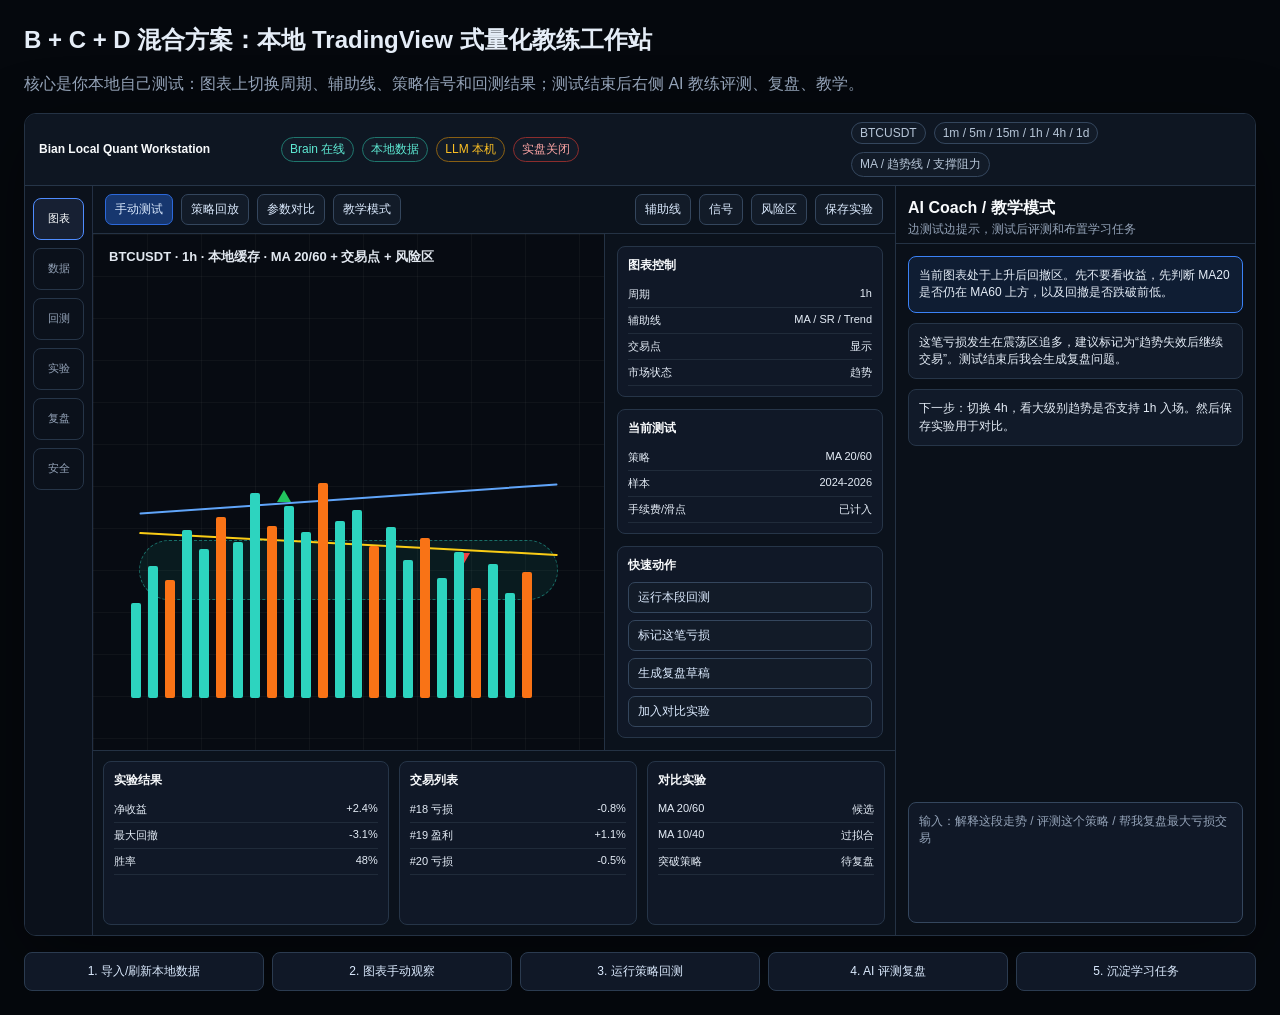
<file: docs/ui-reference-bcd-hybrid.html>
<!doctype html>
<html lang="zh-CN">
<head>
  <meta charset="utf-8">
  <meta name="viewport" content="width=device-width, initial-scale=1">
  <title>Bian UI Reference - B+C+D Hybrid</title>
  <style>
    :root {
      color-scheme: dark;
      --bg: #070b12;
      --panel: #101827;
      --panel2: #0b121c;
      --line: #243244;
      --text: #e5edf7;
      --muted: #94a3b8;
      --blue: #4f8cff;
      --green: #2dd4bf;
      --orange: #f97316;
      --red: #ef4444;
      font-family: "Segoe UI", Arial, sans-serif;
    }
    * { box-sizing: border-box; }
    body {
      margin: 0;
      background: #05080d;
      color: var(--text);
    }
    .page {
      max-width: 1440px;
      margin: 0 auto;
      padding: 24px;
    }
    h1 { margin: 0 0 6px; font-size: 24px; letter-spacing: 0; }
    p { color: var(--muted); line-height: 1.55; }
    .workstation {
      border: 1px solid var(--line);
      border-radius: 12px;
      background: var(--bg);
      overflow: hidden;
      box-shadow: 0 20px 70px rgba(0,0,0,.42);
    }
    .topbar {
      min-height: 46px;
      display: grid;
      grid-template-columns: 230px 1fr 390px;
      align-items: center;
      gap: 12px;
      padding: 8px 14px;
      background: #0e1622;
      border-bottom: 1px solid #263548;
      font-size: 12px;
    }
    .brand { color: #f8fafc; font-weight: 800; }
    .status { display: flex; gap: 8px; flex-wrap: wrap; }
    .pill {
      border: 1px solid #34465d;
      border-radius: 999px;
      padding: 3px 8px;
      color: #b7c6d8;
      background: #121b28;
      white-space: nowrap;
    }
    .ok { border-color: #1f766d; color: #5eead4; }
    .warn { border-color: #895f13; color: #fbbf24; }
    .danger { border-color: #8c2d2d; color: #fca5a5; }
    .body {
      display: grid;
      grid-template-columns: 68px minmax(0, 1fr) 360px;
      min-height: 680px;
    }
    .rail {
      background: #0b111b;
      border-right: 1px solid #233044;
      padding: 12px 8px;
      display: flex;
      flex-direction: column;
      gap: 8px;
    }
    .rail div {
      height: 42px;
      border: 1px solid #263548;
      border-radius: 8px;
      display: grid;
      place-items: center;
      color: #94a3b8;
      font-size: 11px;
    }
    .rail .active {
      background: #172033;
      color: #f8fafc;
      border-color: var(--blue);
    }
    .main {
      display: grid;
      grid-template-rows: 48px minmax(0, 1fr) 185px;
      min-width: 0;
    }
    .tabs {
      display: flex;
      align-items: center;
      justify-content: space-between;
      gap: 10px;
      padding: 0 12px;
      border-bottom: 1px solid var(--line);
      background: var(--panel2);
      overflow: hidden;
    }
    .tab-left, .tab-right { display: flex; align-items: center; gap: 8px; flex-wrap: wrap; }
    .button {
      border: 1px solid #34465d;
      border-radius: 7px;
      padding: 6px 9px;
      background: #121b28;
      color: #dbeafe;
      font-size: 12px;
      white-space: nowrap;
    }
    .button.primary { border-color: #2c69db; background: #17376f; }
    .chart-zone {
      display: grid;
      grid-template-columns: minmax(0, 1fr) 290px;
      min-height: 0;
    }
    .chart {
      position: relative;
      padding: 14px;
      border-right: 1px solid var(--line);
      background:
        linear-gradient(rgba(255,255,255,.035) 1px, transparent 1px),
        linear-gradient(90deg, rgba(255,255,255,.035) 1px, transparent 1px),
        #070b12;
      background-size: 54px 42px;
      min-height: 390px;
    }
    .chart-title {
      position: absolute;
      top: 14px;
      left: 16px;
      color: #e2e8f0;
      font-weight: 700;
      font-size: 13px;
    }
    .candles {
      position: absolute;
      left: 38px;
      right: 38px;
      bottom: 52px;
      height: 270px;
      display: flex;
      align-items: end;
      gap: 7px;
    }
    .candle {
      width: 10px;
      border-radius: 2px;
      background: var(--green);
      box-shadow: 0 -28px 0 -24px var(--green), 0 24px 0 -22px var(--green);
    }
    .candle:nth-child(3n) {
      background: var(--orange);
      box-shadow: 0 -28px 0 -24px var(--orange), 0 24px 0 -22px var(--orange);
    }
    .ma1, .ma2, .zone {
      position: absolute;
      left: 46px;
      right: 46px;
      height: 2px;
      border-radius: 99px;
    }
    .ma1 { bottom: 250px; background: #60a5fa; transform: rotate(-4deg); }
    .ma2 { bottom: 205px; background: #facc15; transform: rotate(3deg); }
    .zone {
      bottom: 150px;
      height: 60px;
      background: rgba(45, 212, 191, .08);
      border: 1px dashed rgba(45, 212, 191, .45);
    }
    .marker {
      position: absolute;
      bottom: 248px;
      width: 0;
      height: 0;
      border-left: 7px solid transparent;
      border-right: 7px solid transparent;
      border-bottom: 12px solid #22c55e;
    }
    .marker.sell {
      bottom: 185px;
      border-bottom: 0;
      border-top: 12px solid var(--red);
    }
    .side-tools {
      padding: 12px;
      display: grid;
      grid-template-rows: auto auto 1fr;
      gap: 12px;
      background: var(--panel2);
    }
    .panel {
      border: 1px solid #263548;
      border-radius: 8px;
      background: var(--panel);
      padding: 10px;
      min-width: 0;
    }
    .panel h4 {
      margin: 0 0 8px;
      color: #f8fafc;
      font-size: 12px;
    }
    .row {
      display: grid;
      grid-template-columns: 1fr auto;
      gap: 8px;
      border-bottom: 1px solid #202b3a;
      padding: 5px 0;
      font-size: 11px;
    }
    .bottom {
      border-top: 1px solid var(--line);
      background: var(--panel2);
      display: grid;
      grid-template-columns: 1.2fr 1fr 1fr;
      gap: 10px;
      padding: 10px;
    }
    .coach {
      border-left: 1px solid var(--line);
      background: #0a1019;
      display: grid;
      grid-template-rows: 58px minmax(0, 1fr) 145px;
    }
    .coach-head {
      padding: 12px;
      border-bottom: 1px solid var(--line);
    }
    .coach-head strong { color: #f8fafc; display: block; }
    .coach-stream {
      padding: 12px;
      display: flex;
      flex-direction: column;
      gap: 10px;
      overflow: hidden;
    }
    .coach-msg {
      border: 1px solid #263548;
      background: #111a29;
      border-radius: 8px;
      padding: 10px;
      font-size: 12px;
      line-height: 1.45;
    }
    .coach-msg.accent {
      border-color: #3b82f6;
      background: #0f1d33;
    }
    .input {
      margin: 12px;
      border: 1px solid #34465d;
      border-radius: 8px;
      background: var(--panel);
      padding: 10px;
      color: #94a3b8;
      font-size: 12px;
    }
    .flow {
      display: grid;
      grid-template-columns: repeat(5, 1fr);
      gap: 8px;
      margin-top: 16px;
    }
    .flow div {
      border: 1px solid #2b3b50;
      border-radius: 8px;
      padding: 10px;
      background: var(--panel);
      color: #dbeafe;
      text-align: center;
      font-size: 12px;
    }
    @media (max-width: 1100px) {
      .topbar { grid-template-columns: 1fr; }
      .body { grid-template-columns: 1fr; }
      .rail { flex-direction: row; overflow: auto; }
      .chart-zone { grid-template-columns: 1fr; }
      .coach { display: block; }
      .bottom, .flow { grid-template-columns: 1fr; }
    }
  </style>
</head>
<body>
  <main class="page">
    <h1>B + C + D 混合方案：本地 TradingView 式量化教练工作站</h1>
    <p>核心是你本地自己测试：图表上切换周期、辅助线、策略信号和回测结果；测试结束后右侧 AI 教练评测、复盘、教学。</p>

    <section class="workstation">
      <div class="topbar">
        <div class="brand">Bian Local Quant Workstation</div>
        <div class="status">
          <span class="pill ok">Brain 在线</span>
          <span class="pill ok">本地数据</span>
          <span class="pill warn">LLM 本机</span>
          <span class="pill danger">实盘关闭</span>
        </div>
        <div class="status">
          <span class="pill">BTCUSDT</span>
          <span class="pill">1m / 5m / 15m / 1h / 4h / 1d</span>
          <span class="pill">MA / 趋势线 / 支撑阻力</span>
        </div>
      </div>

      <div class="body">
        <nav class="rail">
          <div class="active">图表</div>
          <div>数据</div>
          <div>回测</div>
          <div>实验</div>
          <div>复盘</div>
          <div>安全</div>
        </nav>

        <div class="main">
          <div class="tabs">
            <div class="tab-left">
              <span class="button primary">手动测试</span>
              <span class="button">策略回放</span>
              <span class="button">参数对比</span>
              <span class="button">教学模式</span>
            </div>
            <div class="tab-right">
              <span class="button">辅助线</span>
              <span class="button">信号</span>
              <span class="button">风险区</span>
              <span class="button">保存实验</span>
            </div>
          </div>

          <div class="chart-zone">
            <div class="chart">
              <div class="chart-title">BTCUSDT · 1h · 本地缓存 · MA 20/60 + 交易点 + 风险区</div>
              <div class="zone"></div>
              <div class="ma1"></div>
              <div class="ma2"></div>
              <div class="marker" style="left: 36%"></div>
              <div class="marker sell" style="left: 71%"></div>
              <div class="candles">
                <div class="candle" style="height:95px"></div><div class="candle" style="height:132px"></div><div class="candle" style="height:118px"></div><div class="candle" style="height:168px"></div><div class="candle" style="height:149px"></div><div class="candle" style="height:181px"></div><div class="candle" style="height:156px"></div><div class="candle" style="height:205px"></div><div class="candle" style="height:172px"></div><div class="candle" style="height:192px"></div><div class="candle" style="height:166px"></div><div class="candle" style="height:215px"></div><div class="candle" style="height:177px"></div><div class="candle" style="height:188px"></div><div class="candle" style="height:152px"></div><div class="candle" style="height:171px"></div><div class="candle" style="height:138px"></div><div class="candle" style="height:160px"></div><div class="candle" style="height:120px"></div><div class="candle" style="height:146px"></div><div class="candle" style="height:110px"></div><div class="candle" style="height:134px"></div><div class="candle" style="height:105px"></div><div class="candle" style="height:126px"></div>
              </div>
            </div>

            <aside class="side-tools">
              <div class="panel">
                <h4>图表控制</h4>
                <div class="row"><span>周期</span><span>1h</span></div>
                <div class="row"><span>辅助线</span><span>MA / SR / Trend</span></div>
                <div class="row"><span>交易点</span><span>显示</span></div>
                <div class="row"><span>市场状态</span><span>趋势</span></div>
              </div>
              <div class="panel">
                <h4>当前测试</h4>
                <div class="row"><span>策略</span><span>MA 20/60</span></div>
                <div class="row"><span>样本</span><span>2024-2026</span></div>
                <div class="row"><span>手续费/滑点</span><span>已计入</span></div>
              </div>
              <div class="panel">
                <h4>快速动作</h4>
                <div class="button" style="margin-bottom:7px">运行本段回测</div>
                <div class="button" style="margin-bottom:7px">标记这笔亏损</div>
                <div class="button" style="margin-bottom:7px">生成复盘草稿</div>
                <div class="button">加入对比实验</div>
              </div>
            </aside>
          </div>

          <div class="bottom">
            <div class="panel">
              <h4>实验结果</h4>
              <div class="row"><span>净收益</span><span>+2.4%</span></div>
              <div class="row"><span>最大回撤</span><span>-3.1%</span></div>
              <div class="row"><span>胜率</span><span>48%</span></div>
            </div>
            <div class="panel">
              <h4>交易列表</h4>
              <div class="row"><span>#18 亏损</span><span>-0.8%</span></div>
              <div class="row"><span>#19 盈利</span><span>+1.1%</span></div>
              <div class="row"><span>#20 亏损</span><span>-0.5%</span></div>
            </div>
            <div class="panel">
              <h4>对比实验</h4>
              <div class="row"><span>MA 20/60</span><span>候选</span></div>
              <div class="row"><span>MA 10/40</span><span>过拟合</span></div>
              <div class="row"><span>突破策略</span><span>待复盘</span></div>
            </div>
          </div>
        </div>

        <aside class="coach">
          <div class="coach-head">
            <strong>AI Coach / 教学模式</strong>
            <span style="color:#94a3b8;font-size:12px">边测试边提示，测试后评测和布置学习任务</span>
          </div>
          <div class="coach-stream">
            <div class="coach-msg accent">当前图表处于上升后回撤区。先不要看收益，先判断 MA20 是否仍在 MA60 上方，以及回撤是否跌破前低。</div>
            <div class="coach-msg">这笔亏损发生在震荡区追多，建议标记为“趋势失效后继续交易”。测试结束后我会生成复盘问题。</div>
            <div class="coach-msg">下一步：切换 4h，看大级别趋势是否支持 1h 入场。然后保存实验用于对比。</div>
          </div>
          <div class="input">输入：解释这段走势 / 评测这个策略 / 帮我复盘最大亏损交易</div>
        </aside>
      </div>
    </section>

    <div class="flow">
      <div>1. 导入/刷新本地数据</div>
      <div>2. 图表手动观察</div>
      <div>3. 运行策略回测</div>
      <div>4. AI 评测复盘</div>
      <div>5. 沉淀学习任务</div>
    </div>
  </main>
</body>
</html>
</file>
